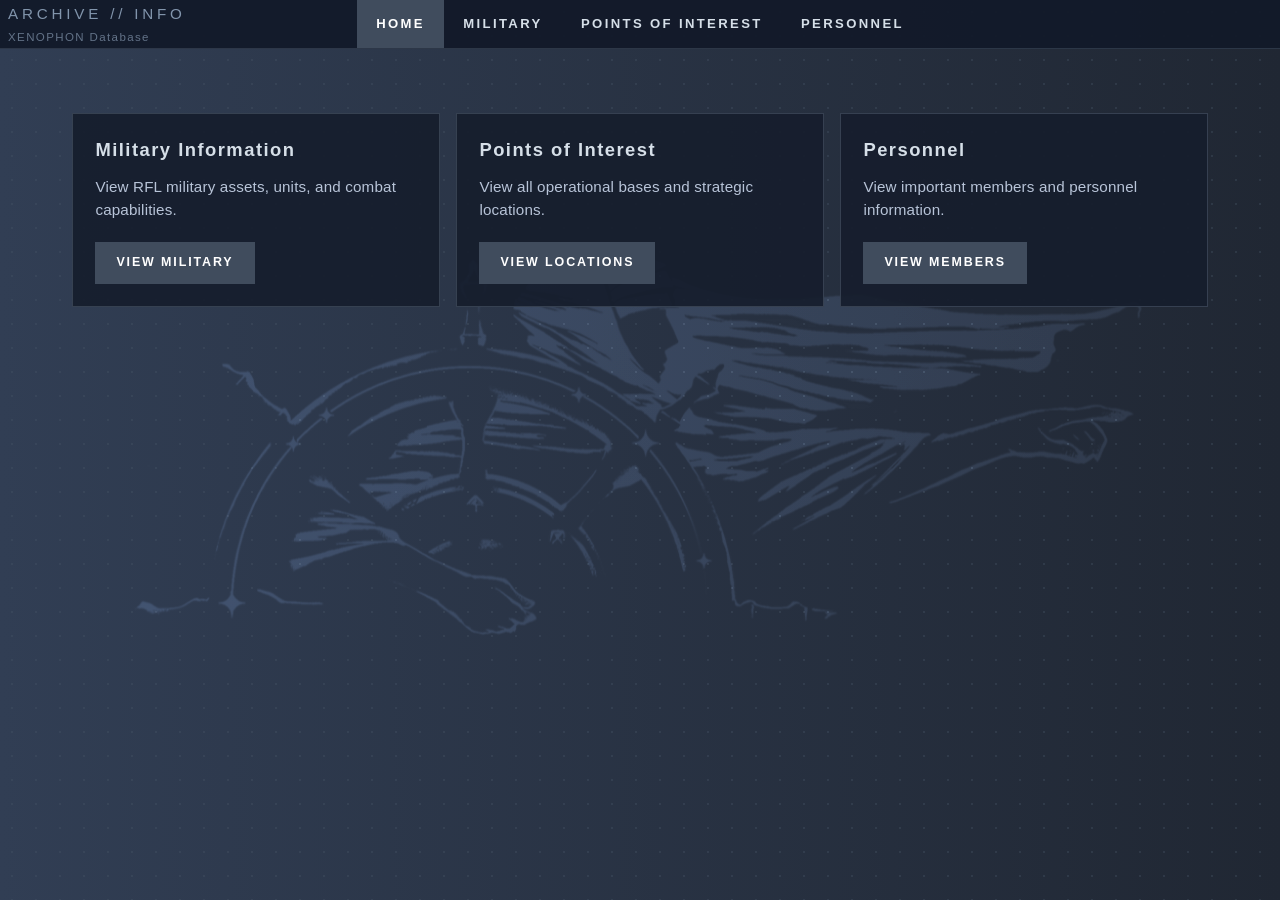
<file: index.html>
<!DOCTYPE html>
<html lang="en">
<head>
    <meta charset="UTF-8">
    <meta name="viewport" content="width=device-width, initial-scale=1.0">
    <title>RLF Archive - Rubicon Liberation Front</title>
    <link rel="stylesheet" href="styles.css">
</head>
<body>

    <nav class="navbar">
        <ul>
            <li><a href="index.html" class="active">Home</a></li>
            <li><a href="military.html">Military</a></li>
            <li><a href="locations.html">Points of Interest</a></li>
            <li><a href="members.html">Personnel</a></li>
        </ul>
        <header>
            <div class="header-content">
                <h1>ARCHIVE // INFO</h1>
                <p class="subtitle">XENOPHON Database</p>
            </div>
        </header>
    </nav>

    <main>

        <section class="content-grid">
            <div class="card">
                <h3>Military Information</h3>
                <p>View RFL military assets, units, and combat capabilities.</p>
                <a href="military.html" class="btn">View Military</a>
            </div>

            <div class="card">
                <h3>Points of Interest</h3>
                <p>View all operational bases and strategic locations.</p>
                <a href="locations.html" class="btn">View Locations</a>
            </div>

            <div class="card">
                <h3>Personnel</h3>
                <p>View important members and personnel information.</p>
                <a href="members.html" class="btn">View Members</a>
            </div>
        </section>
    </main>
</body>
</html>
</file>
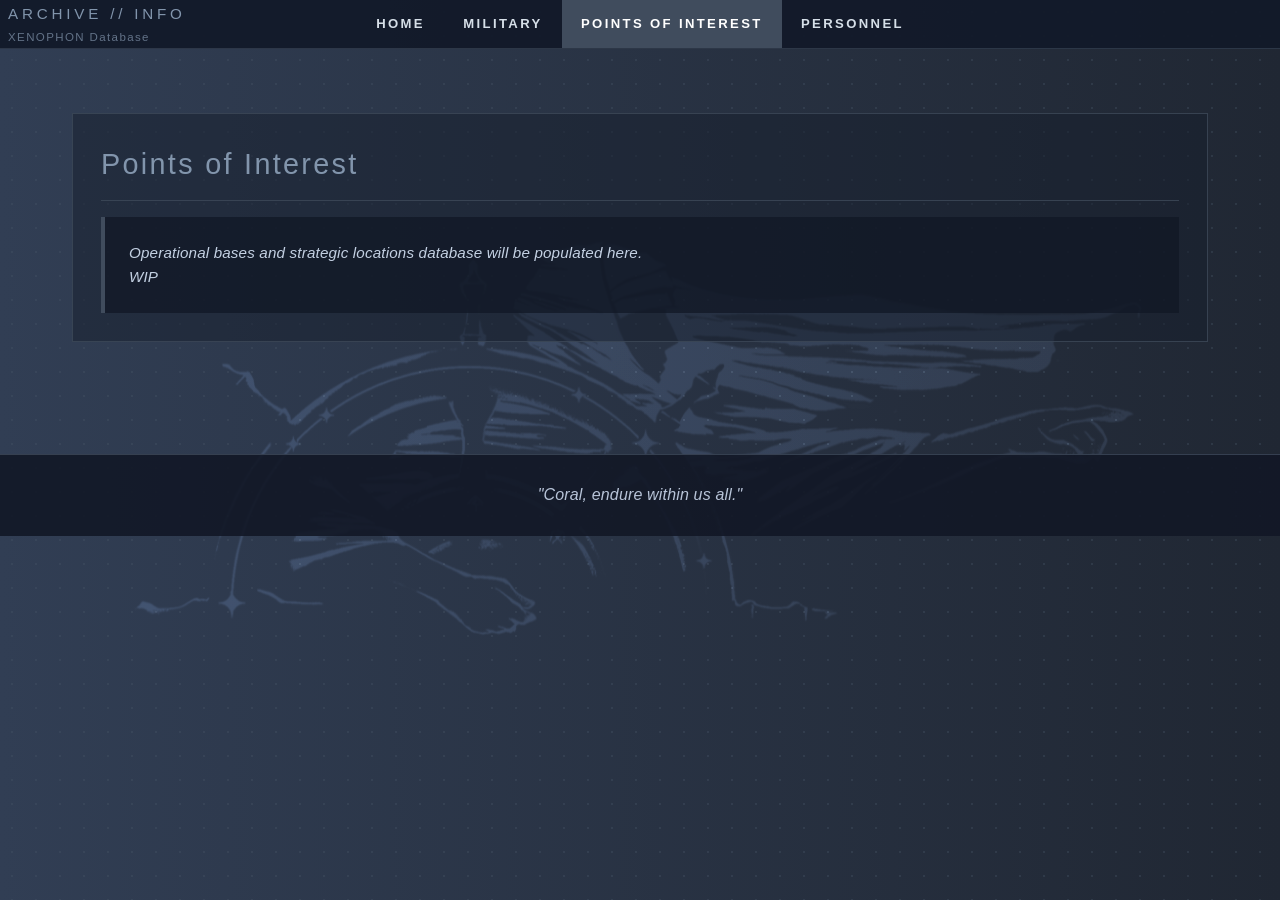
<file: locations.html>
<!DOCTYPE html>
<html lang="en">
<head>
    <meta charset="UTF-8">
    <meta name="viewport" content="width=device-width, initial-scale=1.0">
    <title>Locations - RLF Archive</title>
    <link rel="stylesheet" href="styles.css">
</head>
<body>

    <nav class="navbar">
        <ul>
            <li><a href="index.html">Home</a></li>
            <li><a href="military.html">Military</a></li>
            <li><a href="locations.html" class="active">Points of Interest</a></li>
            <li><a href="members.html">Personnel</a></li>
        </ul>
        <header>
            <div class="header-content">
                <h1>ARCHIVE // INFO</h1>
                <p class="subtitle">XENOPHON Database</p>
            </div>
        </header>
    </nav>

    <main>
        <section class="content-section">
            <h2>Points of Interest</h2>
            <div class="placeholder">
                <p>Operational bases and strategic locations database will be populated here.</p>
                <p>WIP</p>
            </div>
        </section>
    </main>

    <footer>
        <i>"Coral, endure within us all."</i>
    </footer>
</body>
</html>
</file>
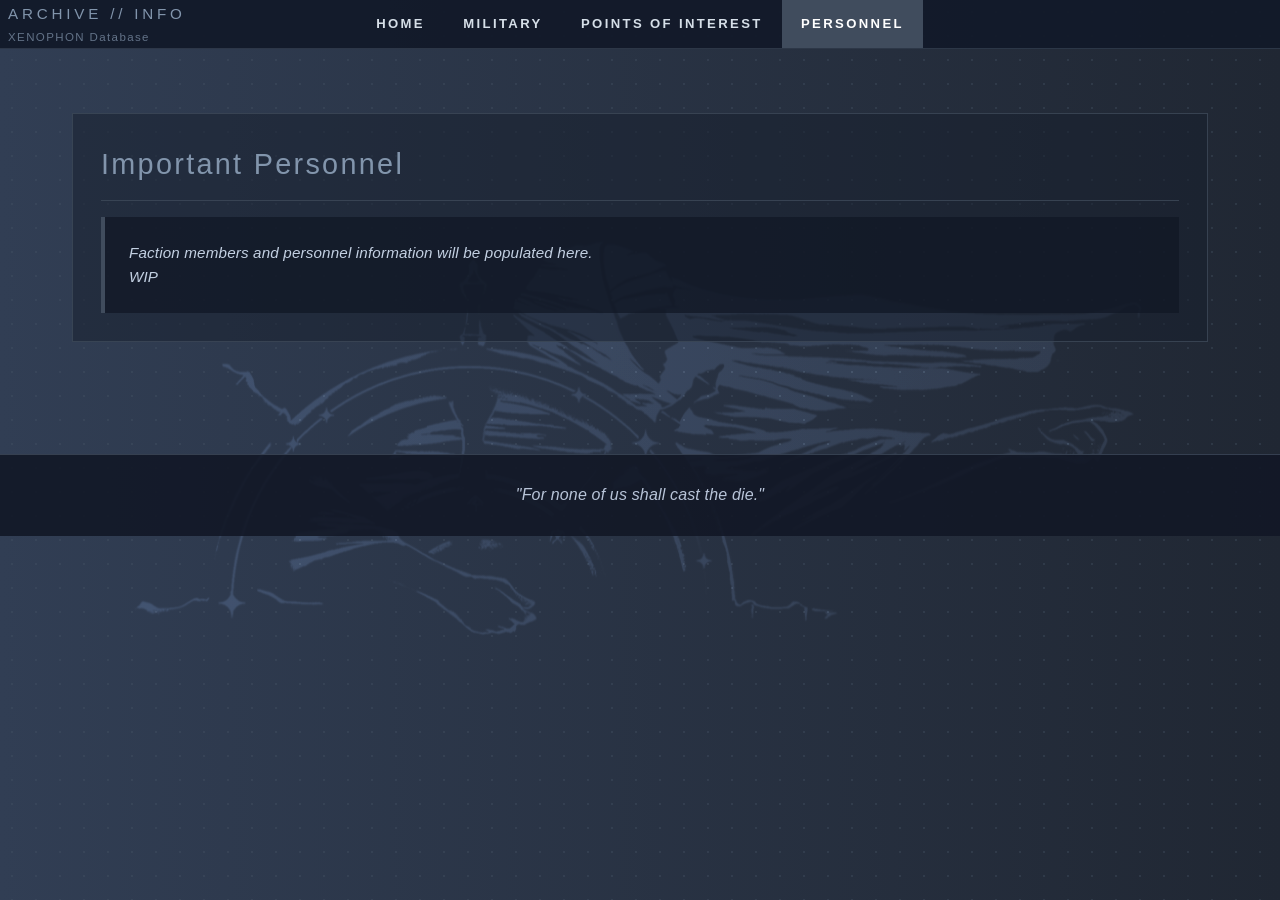
<file: members.html>
<!DOCTYPE html>
<html lang="en">
<head>
    <meta charset="UTF-8">
    <meta name="viewport" content="width=device-width, initial-scale=1.0">
    <title>Members - RLF Archive</title>
    <link rel="stylesheet" href="styles.css">
</head>
<body>

    <nav class="navbar">
        <ul>
            <li><a href="index.html">Home</a></li>
            <li><a href="military.html">Military</a></li>
            <li><a href="locations.html">Points of Interest</a></li>
            <li><a href="members.html" class="active">Personnel</a></li>
        </ul>
        <header>
            <div class="header-content">
                <h1>ARCHIVE // INFO</h1>
                <p class="subtitle">XENOPHON Database</p>
            </div>
        </header>
    </nav>

    <main>
        <section class="content-section">
            <h2>Important Personnel</h2>
            <div class="placeholder">
                <p>Faction members and personnel information will be populated here.</p>
                <p>WIP</p>
            </div>
        </section>
    </main>

    <footer>
        <i>"For none of us shall cast the die."</i>
    </footer>
</body>
</html>
</file>
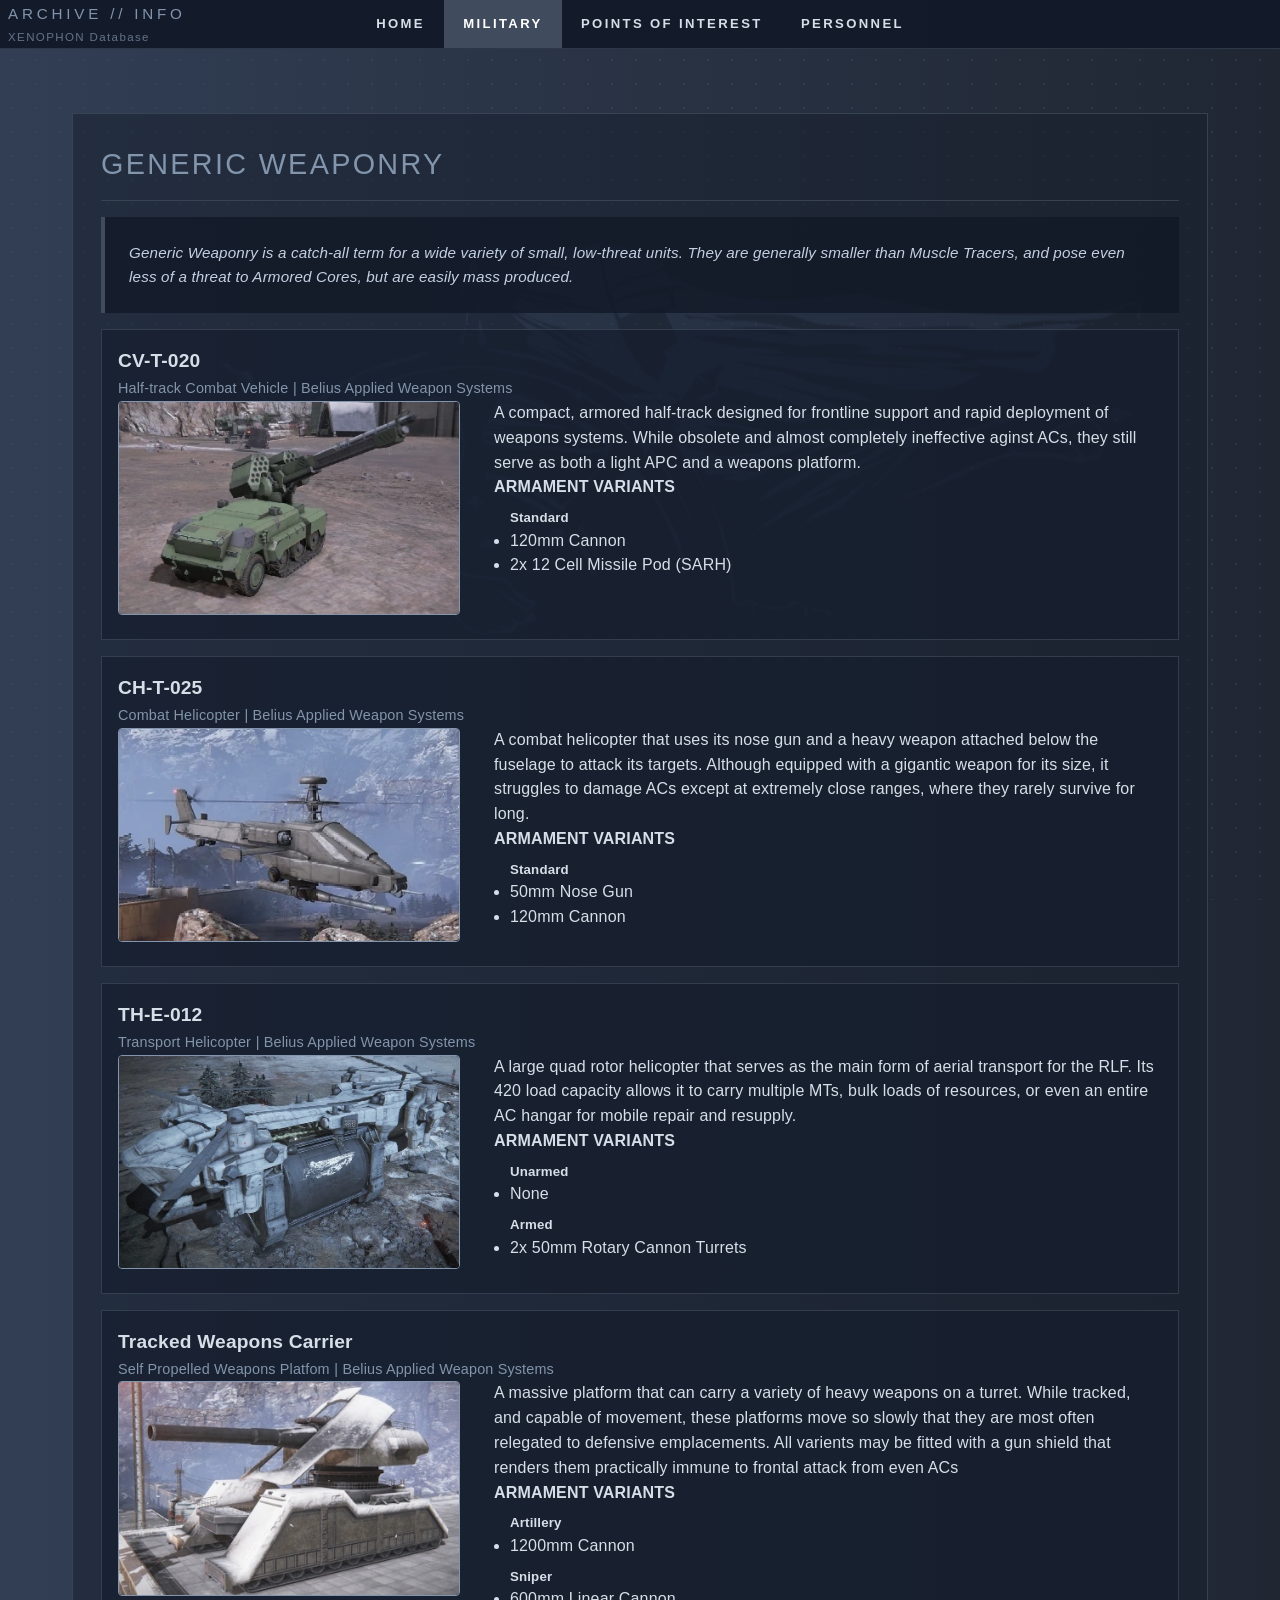
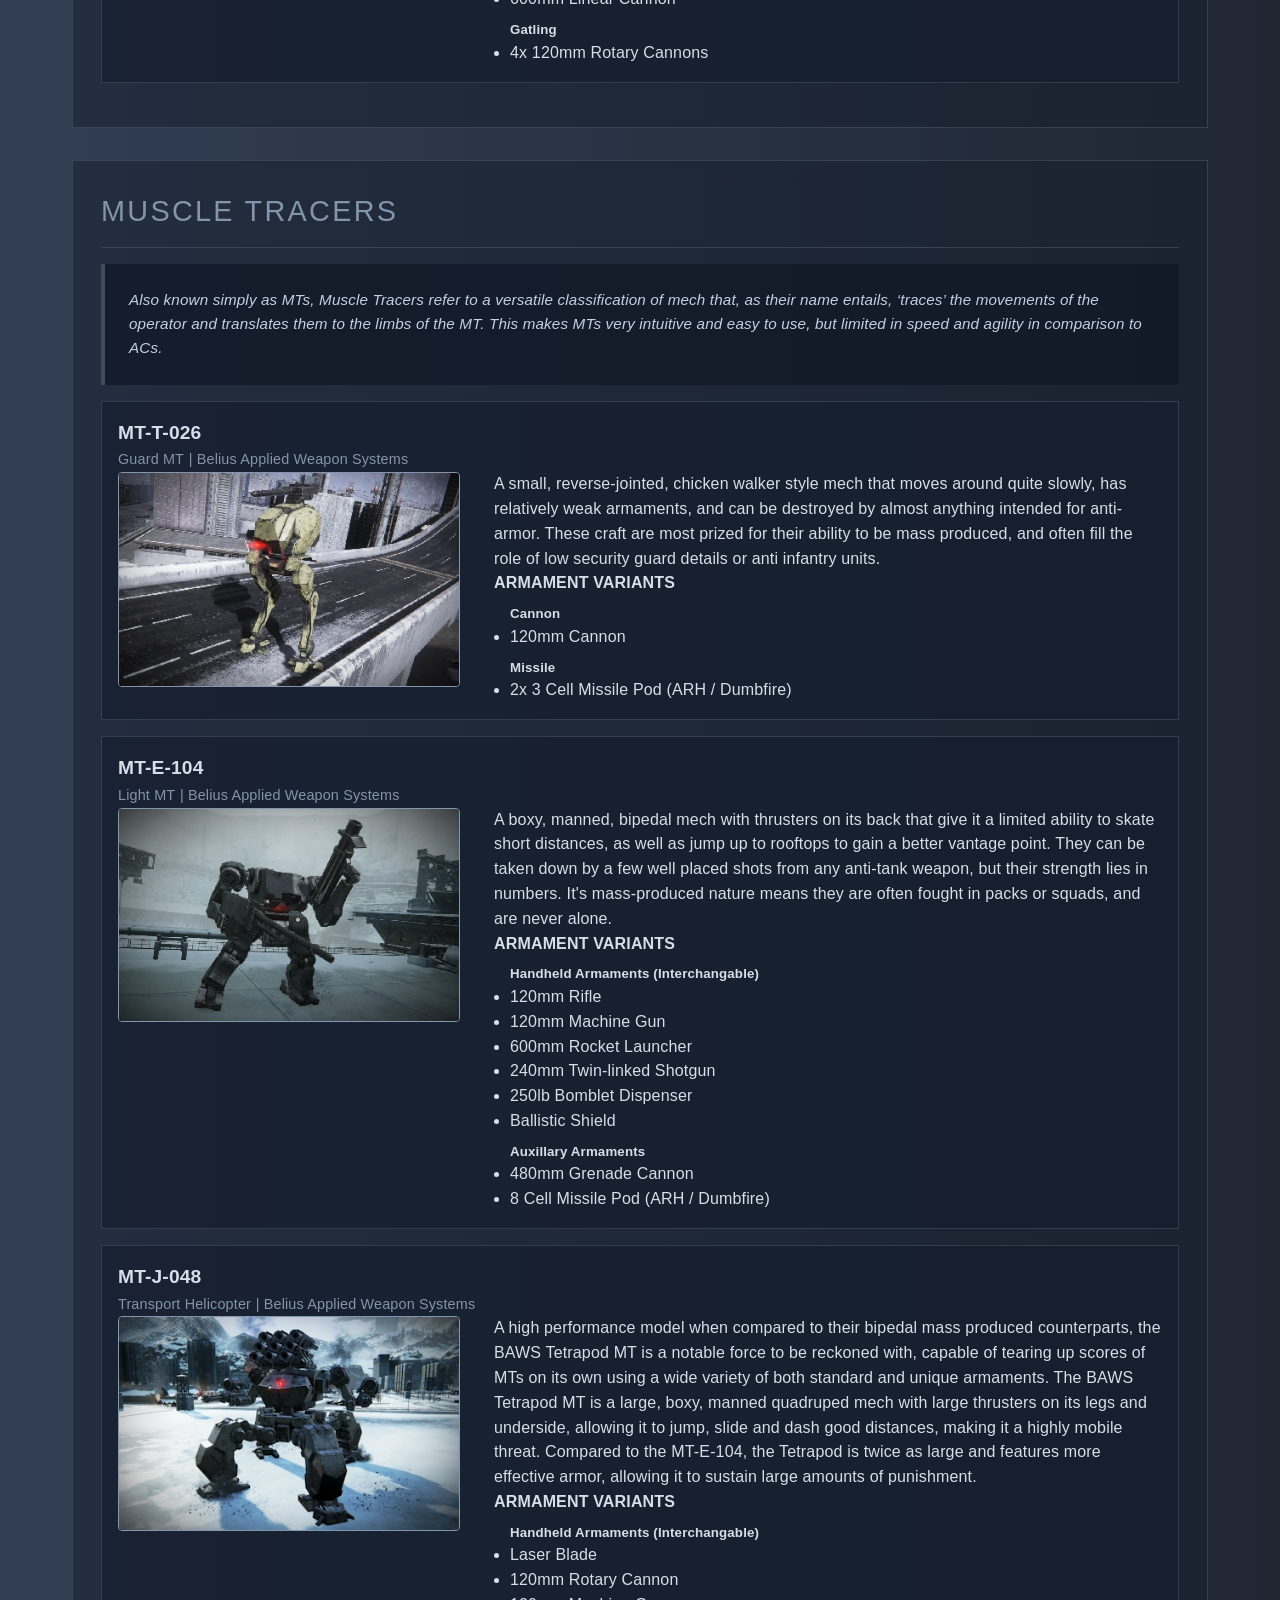
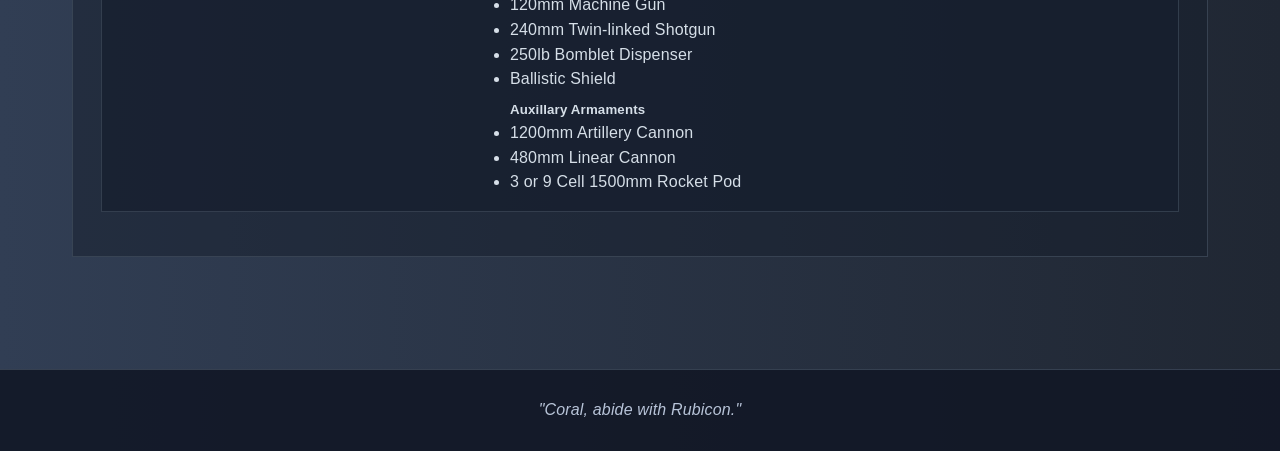
<file: military.html>
<!DOCTYPE html>
<html lang="en">
<head>
    <meta charset="UTF-8">
    <meta name="viewport" content="width=device-width, initial-scale=1.0">
    <title>Military Information - RLF Archive</title>
    <link rel="stylesheet" href="styles.css">
</head>
<body>

    <nav class="navbar">
        <ul>
            <li><a href="index.html">Home</a></li>
            <li><a href="military.html" class="active">Military</a></li>
            <li><a href="locations.html">Points of Interest</a></li>
            <li><a href="members.html">Personnel</a></li>
        </ul>
        <header>
            <div class="header-content">
                <h1>ARCHIVE // INFO</h1>
                <p class="subtitle">XENOPHON Database</p>
            </div>
        </header>
    </nav>

    <main>
        <section class="content-section">
            <h2>GENERIC WEAPONRY</h2>
            <div class="placeholder">
                <p>Generic Weaponry is a catch-all term for a wide variety of small, low-threat units. They are generally smaller than Muscle Tracers, and pose even less of a threat to Armored Cores, but are easily mass produced.</p>
            </div>

            <article class="infoblock example">
                <head class="infoblock-header">
                    <h3 class="infoblock-name">CV-T-020</h3>
                    <div class="infoblock-meta">
                        <span class="infoblock-classification">Half-track Combat Vehicle</span>
                        <span class="infoblock-manufacturer">| Belius Applied Weapon Systems</span>
                    </div>
                </head>
                <div class="infoblock-body">
                    <div class="infoblock-image">
                        <img src="images/military/Armored_halftrack.webp">
                    </div>
                    <div class="infoblock-details">
                        <p class="infoblock-description">A compact, armored half-track designed for frontline support and rapid deployment of weapons systems. While obsolete and almost completely ineffective aginst ACs, they still serve as both a light APC and a weapons platform.</p>
                        <h4>ARMAMENT VARIANTS</h4>
                        <ul class="infoblock-list">
                            <h5>Standard</h5>
                            <li>120mm Cannon</li>
                            <li>2x 12 Cell Missile Pod (SARH)</li>
                        </ul>
                    </div>
                </div>
            </article>

            <article class="infoblock example">
                <head class="infoblock-header">
                    <h3 class="infoblock-name">CH-T-025</h3>
                    <div class="infoblock-meta">
                        <span class="infoblock-classification">Combat Helicopter</span>
                        <span class="infoblock-manufacturer">| Belius Applied Weapon Systems</span>
                    </div>
                </head>
                <div class="infoblock-body">
                    <div class="infoblock-image">
                        <img src="images/military/Attack_helicopter.webp">
                    </div>
                    <div class="infoblock-details">
                        <p class="infoblock-description">A combat helicopter that uses its nose gun and a heavy weapon attached below the fuselage to attack its targets. Although equipped with a gigantic weapon for its size, it struggles to damage ACs except at extremely close ranges, where they rarely survive for long.</p>
                        <h4>ARMAMENT VARIANTS</h4>
                        <ul class="infoblock-list">
                            <h5>Standard</h5>
                            <li>50mm Nose Gun</li>
                            <li>120mm Cannon</li>
                        </ul>
                    </div>
                </div>
            </article>

            <article class="infoblock example">
                <head class="infoblock-header">
                    <h3 class="infoblock-name">TH-E-012</h3>
                    <div class="infoblock-meta">
                        <span class="infoblock-classification">Transport Helicopter</span>
                        <span class="infoblock-manufacturer">| Belius Applied Weapon Systems</span>
                    </div>
                </head>
                <div class="infoblock-body">
                    <div class="infoblock-image">
                        <img src="images/military/Transport_RLF_miniguns.webp">
                    </div>
                    <div class="infoblock-details">
                        <p class="infoblock-description">A large quad rotor helicopter that serves as the main form of aerial transport for the RLF. Its 420 load capacity allows it to carry multiple MTs, bulk loads of resources, or even an entire AC hangar for mobile repair and resupply.</p>
                        <h4>ARMAMENT VARIANTS</h4>
                        <ul class="infoblock-list">
                            <h5>Unarmed</h5>
                            <li>None</li>
                        </ul>
                        <ul class="infoblock-list">
                            <h5>Armed</h5>
                            <li>2x 50mm Rotary Cannon Turrets</li>
                        </ul>
                    </div>
                </div>
            </article>

            <article class="infoblock example">
                <head class="infoblock-header">
                    <h3 class="infoblock-name">Tracked Weapons Carrier</h3>
                    <div class="infoblock-meta">
                        <span class="infoblock-classification">Self Propelled Weapons Platfom</span>
                        <span class="infoblock-manufacturer">| Belius Applied Weapon Systems</span>
                    </div>
                </head>
                <div class="infoblock-body">
                    <div class="infoblock-image">
                        <img src="images/military/TWC.webp">
                    </div>
                    <div class="infoblock-details">
                        <p class="infoblock-description">A massive platform that can carry a variety of heavy weapons on a turret. While tracked, and capable of movement, these platforms move so slowly that they are most often relegated to defensive emplacements. All varients may be fitted with a gun shield that renders them practically immune to frontal attack from even ACs</p>
                        <h4>ARMAMENT VARIANTS</h4>
                        <ul class="infoblock-list">
                            <h5>Artillery</h5>
                            <li>1200mm Cannon</li>
                        </ul>
                        <ul class="infoblock-list">
                            <h5>Sniper</h5>
                            <li>600mm Linear Cannon </li>
                        </ul>
                        <ul class="infoblock-list">
                            <h5>Gatling</h5>
                            <li>4x 120mm Rotary Cannons </li>
                        </ul>
                        
                    </div>
                </div>
            </article>

        </section>

        <section class="content-section">
            <h2>MUSCLE TRACERS</h2>
            <div class="placeholder">
                <p>Also known simply as MTs, Muscle Tracers refer to a versatile classification of mech that, as their name entails, ‘traces’ the movements of the operator and translates them to the limbs of the MT. This makes MTs very intuitive and easy to use, but limited in speed and agility in comparison to ACs.</p>
            </div>

            <article class="infoblock example">
                <head class="infoblock-header">
                    <h3 class="infoblock-name">MT-T-026</h3>
                    <div class="infoblock-meta">
                        <span class="infoblock-classification">Guard MT</span>
                        <span class="infoblock-manufacturer">| Belius Applied Weapon Systems</span>
                    </div>
                </head>
                <div class="infoblock-body">
                    <div class="infoblock-image">
                        <img src="images/military/Guard_mt_cannon.webp">
                    </div>
                    <div class="infoblock-details">
                        <p class="infoblock-description">A small, reverse-jointed, chicken walker style mech that moves around quite slowly, has relatively weak armaments, and can be destroyed by almost anything intended for anti-armor. These craft are most prized for their ability to be mass produced, and often fill the role of low security guard details or anti infantry units.</p>
                        <h4>ARMAMENT VARIANTS</h4>
                        <ul class="infoblock-list">
                            <h5>Cannon</h5>
                            <li>120mm Cannon</li>
                        </ul>
                        <ul class="infoblock-list">
                            <h5>Missile</h5>
                            <li>2x 3 Cell Missile Pod (ARH / Dumbfire)</li>
                        </ul>
                    </div>
                </div>
            </article>

            <article class="infoblock example">
                <head class="infoblock-header">
                    <h3 class="infoblock-name">MT-E-104</h3>
                    <div class="infoblock-meta">
                        <span class="infoblock-classification">Light MT</span>
                        <span class="infoblock-manufacturer">| Belius Applied Weapon Systems</span>
                    </div>
                </head>
                <div class="infoblock-body">
                    <div class="infoblock-image">
                        <img src="images/military/BAWS_MT.webp">
                    </div>
                    <div class="infoblock-details">
                        <p class="infoblock-description">A boxy, manned, bipedal mech with thrusters on its back that give it a limited ability to skate short distances, as well as jump up to rooftops to gain a better vantage point. They can be taken down by a few well placed shots from any anti-tank weapon, but their strength lies in numbers. It's mass-produced nature means they are often fought in packs or squads, and are never alone.</p>
                        <h4>ARMAMENT VARIANTS</h4>
                        <ul class="infoblock-list">
                            <h5>Handheld Armaments (Interchangable)</h5>
                            <li>120mm Rifle</li>
                            <li>120mm Machine Gun</li>
                            <li>600mm Rocket Launcher</li>
                            <li>240mm Twin-linked Shotgun</li>
                            <li>250lb Bomblet Dispenser</li>
                            <li>Ballistic Shield</li>
                        </ul>
                        <ul class="infoblock-list">
                            <h5>Auxillary Armaments</h5>
                            <li>480mm Grenade Cannon</li>
                            <li>8 Cell Missile Pod (ARH / Dumbfire)</li>
                        </ul>
                    </div>
                </div>
            </article>

            <article class="infoblock example">
                <head class="infoblock-header">
                    <h3 class="infoblock-name">MT-J-048</h3>
                    <div class="infoblock-meta">
                        <span class="infoblock-classification">Transport Helicopter</span>
                        <span class="infoblock-manufacturer">| Belius Applied Weapon Systems</span>
                    </div>
                </head>
                <div class="infoblock-body">
                    <div class="infoblock-image">
                        <img src="images/military/BAWS_Tetrapod.webp">
                    </div>
                    <div class="infoblock-details">
                        <p class="infoblock-description">A high performance model when compared to their bipedal mass produced counterparts, the BAWS Tetrapod MT is a notable force to be reckoned with, capable of tearing up scores of MTs on its own using a wide variety of both standard and unique armaments. The BAWS Tetrapod MT is a large, boxy, manned quadruped mech with large thrusters on its legs and underside, allowing it to jump, slide and dash good distances, making it a highly mobile threat. Compared to the MT-E-104, the Tetrapod is twice as large and features more effective armor, allowing it to sustain large amounts of punishment.</p>
                        <h4>ARMAMENT VARIANTS</h4>
                        <ul class="infoblock-list">
                            <h5>Handheld Armaments (Interchangable)</h5>
                            <li>Laser Blade</li>
                            <li>120mm Rotary Cannon</li>
                            <li>120mm Machine Gun</li>
                            <li>240mm Twin-linked Shotgun</li>
                            <li>250lb Bomblet Dispenser</li>
                            <li>Ballistic Shield</li>
                        </ul>
                        <ul class="infoblock-list">
                            <h5>Auxillary Armaments</h5>
                            <li>1200mm Artillery Cannon</li>
                            <li>480mm Linear Cannon</li>
                            <li>3 or 9 Cell 1500mm Rocket Pod</li>
                        </ul>
                    </div>
                </div>
            </article>

        </section>
    </main>

    <footer>
        <i>"Coral, abide with Rubicon."</i>
    </footer>
</body>
</html>
</file>
<file: styles.css>
* {
    margin: 0;
    padding: 0;
    box-sizing: border-box;
}

body {
    font-family: 'Segoe UI', 'Roboto', 'Helvetica Neue', Arial, sans-serif;
    line-height: 1.55;
    color: #e6e6e6;
    min-height: 100vh;
    position: relative;
    background: linear-gradient(90deg, #313E54 0%, #202733 100%);
    letter-spacing: 0.01em;
}

/* Infoblock styles */
.infoblock {
    background: rgba(22, 30, 45, 0.7);
    border: 1px solid rgba(63, 74, 90, 0.7);
    padding: 1rem;
    margin: 1rem 0;
}
.infoblock-header {
    display: flex;
    justify-content: space-between;
    align-items: baseline;
    gap: 1rem;
    margin-bottom: 0.5rem;
}
.infoblock-name {
    color: #d6dfe8;
    margin: 0;
    font-size: 1.2rem;
}
.infoblock-meta span {
    display: inline-block;
    color: #8295ac;
    font-size: 0.9rem;
}
.infoblock-body {
    display: flex;
    gap: 1rem;
    align-items: flex-start;
}
.infoblock-image img {
    width: 360px;
    max-width: 95%;
    height: auto;
    border-radius: 4px;
    border: 1px solid #8295ac;
}
.infoblock-details {
    color: #d6dfe8;
    flex: 1;
}
.infoblock-list {
    color: #d6dfe8;
    margin: 0.5rem 0 0 1rem;
}

body::before {
    content: '';
    position: fixed;
    inset: 0;
    z-index: -2;
    background-image: radial-gradient(circle, #485568 1px, transparent 1px);
    background-size: 24px 24px;
    opacity: 0.35;
    pointer-events: none;
}

body::after {
    content: '';
    position: fixed;
    inset: 0;
    z-index: -1;
    background-image: url(images/Emblem_ACVI_Rubicon_Liberation_Front.webp);
    background-repeat: no-repeat;
    background-position: center center;
    background-size: 80%;
    opacity: 0.4;
    pointer-events: none;
    mix-blend-mode: overlay;
}

header {
    position: absolute;
    top: 0.1rem;
    left: 0.5rem;
    color: #8295ac;
    padding: 0;
    text-align: left;
    z-index: 10;
}

header h1 {
    font-size: 0.95rem;
    margin: 0;
    font-weight: 300;
    text-transform: uppercase;
    letter-spacing: 0.25em;
}

.subtitle {
    font-size: 0.72rem;
    opacity: 0.72;
    margin-top: 0.25rem;
    letter-spacing: 0.12em;
}

.navbar {
    background: rgba(18, 26, 42, 0.95);
    padding: 0;
    position: sticky;
    top: 0;
    z-index: 9;
    border-bottom: 1px solid rgba(63, 74, 90, 0.6);
}

.navbar ul {
    list-style: none;
    display: flex;
    justify-content: center;
    flex-wrap: wrap;
}

.navbar a {
    display: block;
    color: #d6dfe8;
    text-decoration: none;
    padding: 0.85rem 1.2rem;
    transition: background-color 0.2s, color 0.2s;
    text-transform: uppercase;
    font-size: 0.82rem;
    font-weight: 600;
    letter-spacing: 0.18em;
}

.navbar a:hover,
.navbar a.active {
    background-color: #404C5D;
    color: #fff;
}

main {
    max-width: 1200px;
    margin: 4rem auto 2rem;
    padding: 0 2rem 2rem;
}

.intro {
    margin-bottom: 2rem;
    padding: 1.5rem 1.75rem;
    background: rgba(22, 30, 45, 0.7);
    border: 1px solid rgba(63, 74, 90, 0.7);
}

.intro-text {
    font-size: 1rem;
    color: #d6dfe8;
}

.content-grid {
    display: grid;
    grid-template-columns: repeat(auto-fit, minmax(280px, 1fr));
    gap: 1rem;
    margin-bottom: 2.5rem;
}

.card {
    background: rgba(22, 30, 45, 0.92);
    padding: 1.4rem;
    border: 1px solid rgba(63, 74, 90, 0.8);
    box-shadow: none;
    transition: border-color 0.2s, transform 0.2s;
}

.card:hover {
    transform: translateY(-1px);
    border-color: rgba(192, 209, 237, 0.55);
}

.card h3 {
    color: #d6dfe8;
    margin-bottom: 0.65rem;
    font-size: 1.15rem;
    letter-spacing: 0.08em;
}

.card p {
    color: #b8c4d8;
    margin-bottom: 1.25rem;
    font-size: 0.95rem;
    line-height: 1.55;
}

.btn {
    display: inline-block;
    background-color: #404C5D;
    color: #fff;
    padding: 0.65rem 1.25rem;
    text-decoration: none;
    border: 1px solid #404C5D;
    transition: background-color 0.2s, border-color 0.2s;
    font-weight: 700;
    text-transform: uppercase;
    font-size: 0.78rem;
    letter-spacing: 0.15em;
}

.btn:hover {
    background-color: #7388a7a9;
    border-color: #7388a7a9;
}

.content-section {
    background: rgba(22, 30, 45, 0.5);
    padding: 1.75rem;
    border: 1px solid rgba(63, 74, 90, 0.8);
    margin-bottom: 2rem;
}

.content-section h2 {
    color: #8295ac;
    margin-bottom: 1rem;
    font-size: 1.8rem;
    border-bottom: 1px solid rgba(63, 74, 90, 0.8);
    font-weight: 300;
    padding-bottom: 0.85rem;
    letter-spacing: 0.08em;
}

.placeholder {
    background: rgba(16, 23, 36, 0.75);
    padding: 1.5rem;
    border-left: 4px solid #404C5D;
    color: #c3d0e2;
    font-style: italic;
    font-size: 0.95rem;
    line-height: 1.6;
}

footer {
    background: rgba(18, 24, 38, 0.9);
    color: #b8c4d8;
    text-align: center;
    padding: 1.75rem;
    margin-top: 3rem;
    border-top: 1px solid rgba(63, 74, 90, 0.8);
}

@media (max-width: 768px) {
    header h1 {
        font-size: 1.8rem;
    }

    .navbar a {
        padding: 0.8rem 1rem;
        font-size: 0.8rem;
    }

    main {
        padding: 0 1rem;
    }

    .content-grid {
        grid-template-columns: 1fr;
    }
}
</file>
